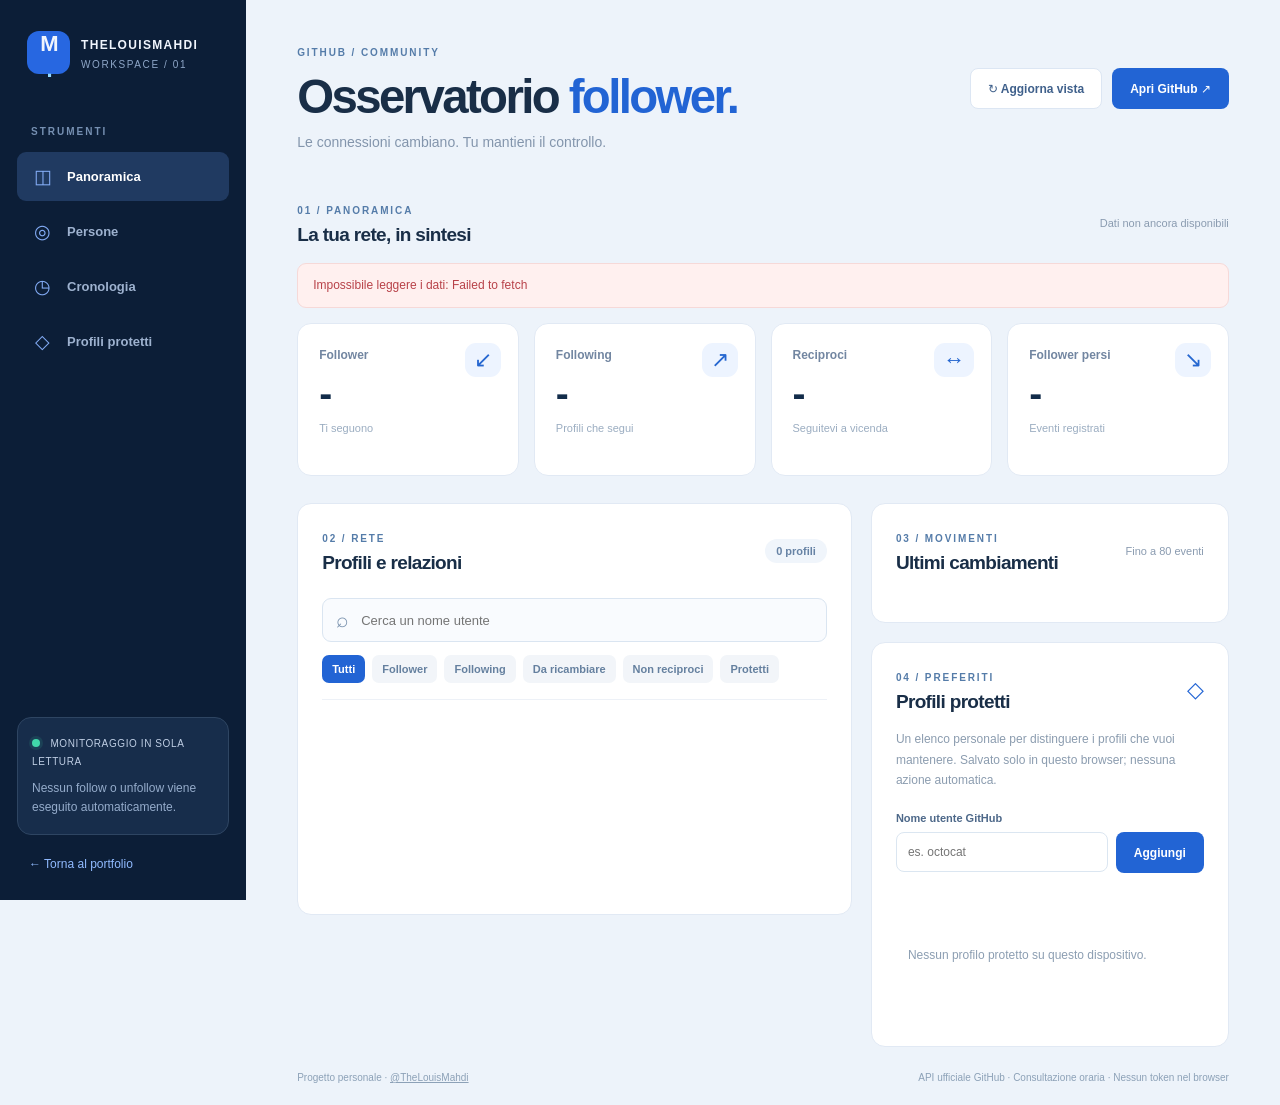
<file: follower-monitor/index.html>
<!doctype html>
<html lang="it">
<head>
  <meta charset="utf-8">
  <meta name="viewport" content="width=device-width,initial-scale=1">
  <meta name="theme-color" content="#edf3fa">
  <meta name="description" content="Pannello personale di monitoraggio follower GitHub di TheLouisMahdi, senza azioni automatiche.">
  <title>Osservatorio GitHub | TheLouisMahdi</title>
  <link rel="stylesheet" href="style.css">
  <script src="app.js" defer></script>
</head>
<body>
<div class="layout">
  <aside class="sidebar">
    <a class="brand" href="../"><span class="brand-mark">M<span>.</span></span><span><strong>THELOUISMAHDI</strong><small>WORKSPACE / 01</small></span></a>
    <div class="side-caption">STRUMENTI</div>
    <nav class="side-nav" aria-label="Navigazione">
      <a class="active" href="#panoramica"><span class="nav-icon">◫</span> Panoramica</a>
      <a href="#persone"><span class="nav-icon">◎</span> Persone</a>
      <a href="#cronologia"><span class="nav-icon">◷</span> Cronologia</a>
      <a href="#protetti"><span class="nav-icon">◇</span> Profili protetti</a>
    </nav>
    <div class="side-note">
      <span class="status-dot"></span> MONITORAGGIO IN SOLA LETTURA
      <p>Nessun follow o unfollow viene eseguito automaticamente.</p>
    </div>
    <a class="side-bottom" href="../">← Torna al portfolio</a>
  </aside>

  <main class="main">
    <header class="topbar">
      <div><span class="eyebrow">GITHUB / COMMUNITY</span><h1>Osservatorio <em>follower.</em></h1><p>Le connessioni cambiano. Tu mantieni il controllo.</p></div>
      <div class="top-actions">
        <button type="button" id="refreshBtn" class="button ghost">↻ Aggiorna vista</button>
        <a class="button primary" href="https://github.com/TheLouisMahdi" target="_blank" rel="noopener noreferrer">Apri GitHub ↗</a>
      </div>
    </header>

    <section id="panoramica" class="overview" aria-labelledby="overviewTitle">
      <div class="section-heading"><div><span class="eyebrow">01 / PANORAMICA</span><h2 id="overviewTitle">La tua rete, in sintesi</h2></div><span id="updatedAt" class="timestamp">Dati non ancora disponibili</span></div>
      <div id="notice" class="notice" role="status" aria-live="polite">Caricamento dei dati pubblici...</div>
      <div class="metrics">
        <div class="metric"><span>Follower</span><strong id="countFollowers">-</strong><small>Ti seguono</small><i class="metric-icon">↙</i></div>
        <div class="metric"><span>Following</span><strong id="countFollowing">-</strong><small>Profili che segui</small><i class="metric-icon">↗</i></div>
        <div class="metric"><span>Reciproci</span><strong id="countMutual">-</strong><small>Seguitevi a vicenda</small><i class="metric-icon">↔</i></div>
        <div class="metric"><span>Follower persi</span><strong id="countLost">-</strong><small>Eventi registrati</small><i class="metric-icon">↘</i></div>
      </div>
    </section>

    <div class="columns">
      <section id="persone" class="panel directory" aria-labelledby="peopleTitle">
        <div class="panel-header">
          <div><span class="eyebrow">02 / RETE</span><h2 id="peopleTitle">Profili e relazioni</h2></div>
          <span id="resultCount" class="counter">0 profili</span>
        </div>
        <div class="toolbar">
          <label class="search"><span aria-hidden="true">⌕</span><input type="search" id="search" placeholder="Cerca un nome utente" aria-label="Cerca profili"></label>
          <div class="filters" role="group" aria-label="Filtra i profili">
            <button class="selected" data-filter="tutti" type="button">Tutti</button>
            <button data-filter="follower" type="button">Follower</button>
            <button data-filter="seguiti" type="button">Following</button>
            <button data-filter="da-ricambiare" type="button">Da ricambiare</button>
            <button data-filter="non-ricambiati" type="button">Non reciproci</button>
            <button data-filter="protetti" type="button">Protetti</button>
          </div>
        </div>
        <div id="peopleList" class="people-list" aria-live="polite"></div>
      </section>

      <div class="stack">
        <section id="cronologia" class="panel activity" aria-labelledby="historyTitle">
          <div class="panel-header"><div><span class="eyebrow">03 / MOVIMENTI</span><h2 id="historyTitle">Ultimi cambiamenti</h2></div><span class="subtle">Fino a 80 eventi</span></div>
          <div id="eventList" class="event-list"></div>
        </section>
        <section id="protetti" class="panel protected" aria-labelledby="protectedTitle">
          <div class="panel-header"><div><span class="eyebrow">04 / PREFERITI</span><h2 id="protectedTitle">Profili protetti</h2></div><span class="shield">◇</span></div>
          <p class="helper">Un elenco personale per distinguere i profili che vuoi mantenere. Salvato solo in questo browser; nessuna azione automatica.</p>
          <form id="protectedForm" class="protected-form"><label for="protectedInput">Nome utente GitHub</label><div class="form-line"><input id="protectedInput" autocomplete="off" spellcheck="false" placeholder="es. octocat" maxlength="39" required><button class="button primary" type="submit">Aggiungi</button></div></form>
          <div id="protectedList" class="protected-list"></div>
        </section>
      </div>
    </div>
    <footer class="footer"><span>Progetto personale · <a href="https://github.com/TheLouisMahdi" target="_blank" rel="noopener noreferrer">@TheLouisMahdi</a></span><span>API ufficiale GitHub · Consultazione oraria · Nessun token nel browser</span></footer>
  </main>
</div>
</body>
</html>
</file>
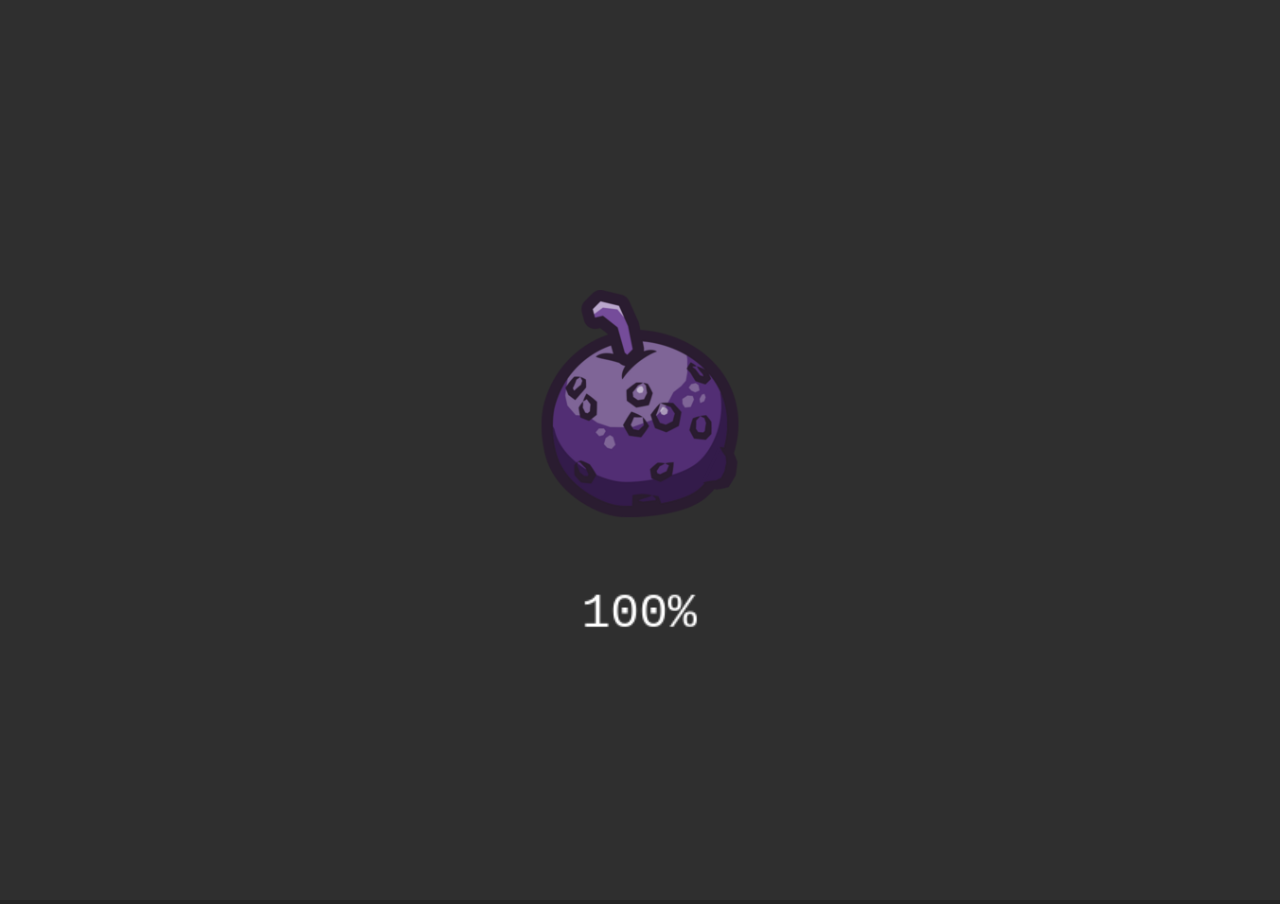
<file: games/comfy-cakes/index.html>
<!DOCTYPE html>
<html>
<head>
    <meta charset="utf-8">
    <title>Comfy Cakes</title>
    <meta name="viewport" content="width=device-width, initial-scale=1">
    <style>
        html, body, canvas {
            cursor: url("assets/aero_arrow.png") 0 0, default !important;
        }
        body {
            padding: 0;
            margin: 0;
            background: #242424;
            overflow: hidden;
        }
    </style>
    <script>
        (() => {
            const NativeAudio = window.Audio
            const audioInstances = new Set()
            window.Audio = function (...args) {
                const audio = new NativeAudio(...args)
                audioInstances.add(audio)
                return audio
            }
            window.Audio.prototype = NativeAudio.prototype

            window.addEventListener("keydown", event => {
                if (!["F2", "F4", "F5"].includes(event.key)) return
                event.preventDefault()
                window.parent.postMessage({Type: "shortcut", Key: event.key}, "*")
            })

            window.addEventListener("message", event => {
                const message = event.data
                if (event.source !== window.parent || !message || typeof message !== "object" || message.Type !== "visibility") return
                const paused = message.State === "paused"
                if (paused) for (const audio of audioInstances) audio.pause()
                window.dispatchEvent(new Event(paused ? "blur" : "focus"))
            })
        })()
    </script>
    <script defer src="phaser-d927f4f9eb634fa5a31b.bundle.js"></script>
    <script defer src="main-752b11a3ff13ff1fef1d.bundle.js"></script>
</head>
<body></body>
</html>
</file>
<file: follower-monitor/style.css>
:root{font-family:Inter,"Segoe UI",Arial,sans-serif;color:#192e47;background:#edf3fa;font-synthesis:none}*{box-sizing:border-box}html{scroll-behavior:smooth}body{margin:0}a{color:inherit;text-decoration:none}button,input{font:inherit}button{cursor:pointer}.layout{min-height:100vh;display:grid;grid-template-columns:246px minmax(0,1fr)}.sidebar{background:#0c1e37;color:#f0f5fd;padding:29px 17px;display:flex;flex-direction:column;gap:0;position:sticky;top:0;height:100vh}.brand{display:flex;align-items:center;gap:11px;padding:2px 10px 52px}.brand-mark{width:43px;height:43px;border-radius:12px;display:grid;place-items:center;background:#2767e1;font-size:22px;font-weight:850;letter-spacing:-2px}.brand-mark span{color:#91d7ff}.brand strong{font-size:12px;letter-spacing:.11em}.brand small{display:block;font-size:10px;color:#8fa7c8;margin-top:6px;letter-spacing:.16em}.side-caption{margin:0 14px 15px;color:#7690b2;font-size:10px;letter-spacing:.2em;font-weight:800}.side-nav{display:grid;gap:6px}.side-nav a{display:flex;align-items:center;gap:14px;color:#9eb2cf;padding:13px 15px;border-radius:9px;font-size:13px;font-weight:650;transition:background .15s,color .15s}.side-nav a:hover,.side-nav a:focus-visible,.side-nav a.active{background:#203a61;color:#fff}.nav-icon{font-size:19px;font-weight:400;width:21px;text-align:center;color:#84adf7}.side-note{margin-top:auto;border:1px solid #2e4562;background:#172d4b;border-radius:14px;padding:17px 14px;color:#bfcee4;font-size:10px;letter-spacing:.06em;line-height:1.8}.side-note p{font-size:12px;letter-spacing:0;line-height:1.6;margin:8px 0 0;color:#95accb}.status-dot{display:inline-block;width:8px;height:8px;border-radius:50%;background:#41d9aa;margin-right:7px;box-shadow:0 0 0 3px #41d9aa1d}.side-bottom{font-size:12px;color:#91bbff;padding:22px 12px 0}.main{padding:42px clamp(20px,4vw,64px) 22px;min-width:0;max-width:1720px;width:100%;margin:0 auto}.eyebrow{font-size:10px;color:#557ca9;letter-spacing:.19em;font-weight:850}.topbar{display:flex;justify-content:space-between;align-items:flex-start;gap:24px;margin-bottom:50px}.topbar h1{font-size:clamp(34px,3.7vw,53px);line-height:1.1;letter-spacing:-.055em;margin:11px 0}.topbar h1 em{font-style:normal;color:#2264d4}.topbar p{font-size:14px;color:#8395ac;margin:0}.top-actions{display:flex;align-items:center;gap:10px;flex-wrap:wrap;padding-top:26px}.button{min-height:41px;border-radius:8px;padding:0 17px;display:inline-flex;align-items:center;justify-content:center;border:1px solid transparent;gap:7px;font-size:12px;font-weight:750;transition:background .15s,transform .15s}.button:hover{transform:translateY(-1px)}.button:focus-visible,a:focus-visible,input:focus-visible{outline:3px solid #71a8ff;outline-offset:3px}.button.primary{background:#2264d4;color:white}.button.primary:hover{background:#1751b6}.button.ghost{background:white;color:#3f608b;border-color:#dce6f3}.section-heading,.panel-header{display:flex;align-items:center;justify-content:space-between;gap:14px}.section-heading{margin-bottom:17px}.section-heading h2,.panel-header h2{font-size:19px;letter-spacing:-.035em;margin:6px 0 0}.timestamp,.subtle{color:#8a9bb0;font-size:11px;white-space:nowrap}.notice{font-size:12px;line-height:1.6;padding:12px 15px;border-radius:9px;margin-bottom:15px;color:#335d8f;background:#e1eeff;border:1px solid #d0e1f6}.notice.error{background:#fff0ef;color:#b84249;border-color:#f6d9d8}.notice.success{background:#e8f7f0;color:#267957;border-color:#ceecdb}.metrics{display:grid;grid-template-columns:repeat(4,minmax(0,1fr));gap:15px;margin-bottom:27px}.metric{position:relative;background:#fff;min-height:153px;border:1px solid #e1e9f4;border-radius:14px;padding:24px 21px;overflow:hidden}.metric span{display:block;font-size:12px;color:#7286a1;font-weight:650}.metric strong{display:block;font-size:39px;color:#122c4a;letter-spacing:-.055em;margin:12px 0 5px;line-height:1}.metric small{color:#9badc1;font-size:11px}.metric-icon{position:absolute;right:17px;top:19px;font-style:normal;font-size:22px;color:#2667d0;background:#edf4ff;border-radius:11px;padding:4px 9px}.columns{display:grid;grid-template-columns:minmax(0,1.55fr) minmax(300px,1fr);gap:19px;align-items:start}.stack{display:grid;gap:19px}.panel{border:1px solid #e1e9f4;background:#fff;border-radius:14px;padding:24px;min-width:0}.panel-header{margin-bottom:24px}.counter{border-radius:999px;background:#f0f5fb;color:#6783a5;padding:6px 11px;font-size:11px;font-weight:700}.toolbar{border-bottom:1px solid #edf1f7;padding-bottom:16px}.search{display:flex;align-items:center;gap:10px;border:1px solid #dae5f1;border-radius:9px;padding:0 13px;height:44px;color:#7991ad;background:#f9fbfe}.search>span{font-size:21px}.search input{width:100%;border:0;background:transparent;outline:0;color:#203856;font-size:13px}.filters{display:flex;flex-wrap:wrap;gap:7px;margin-top:13px}.filters button{border:0;padding:8px 10px;border-radius:7px;background:#f2f5f9;color:#65809f;font-size:11px;font-weight:750}.filters button:hover,.filters button.selected{background:#2264d4;color:#fff}.people-list{min-height:190px}.person{display:flex;align-items:center;gap:12px;border-bottom:1px solid #f0f3f8;padding:14px 0}.person:last-child,.event:last-child{border-bottom:0}.avatar{width:42px;height:42px;border-radius:11px;object-fit:cover;background:#eef4fa;border:1px solid #e5ecf3;flex:none}.person-info{min-width:0;flex:1}.person-name{font-size:12px;color:#223c59;font-weight:750;overflow-wrap:anywhere}.person-meta{font-size:10px;color:#91a1b4;margin-top:5px}.person-actions{display:flex;align-items:center;gap:7px}.mini-button{min-height:30px;border-radius:7px;border:1px solid #dbe6f2;color:#4f719c;background:#fff;padding:5px 9px;font-size:11px;font-weight:700}.mini-button:hover{background:#eef4ff}.mini-button.protected{background:#e7f7f3;color:#1b8b75;border-color:#ccece4}.empty{padding:44px 12px;color:#8c9eb2;font-size:12px;text-align:center;line-height:1.7}.event{display:flex;align-items:center;gap:12px;padding:13px 0;border-bottom:1px solid #edf1f7}.event-icon{width:33px;height:33px;border-radius:9px;display:grid;place-items:center;flex:none;font-size:18px;font-weight:800;background:#e6f8f0;color:#149a73}.event-icon.lost{background:#fff1ef;color:#d46b60}.event-body{flex:1;min-width:0}.event-body a{font-size:12px;font-weight:750;color:#30547e}.event-body a:hover{text-decoration:underline}.event-body small{display:block;font-size:11px;color:#8da0b4;margin-top:4px}.event-date{color:#96a8ba;font-size:10px;white-space:nowrap}.shield{color:#2264d4;font-size:22px}.helper{font-size:12px;line-height:1.7;color:#8b9caf;margin:-8px 0 22px}.protected-form label{display:block;color:#4d6889;font-size:11px;font-weight:800;margin-bottom:8px}.form-line{display:flex;gap:8px}.form-line input{min-width:0;width:100%;height:40px;border:1px solid #dbe6f1;border-radius:8px;padding:0 11px;color:#24405f;font-size:12px}.protected-list{display:flex;flex-wrap:wrap;gap:8px;margin-top:16px}.protected-tag{display:flex;align-items:center;gap:7px;background:#eaf7f4;color:#227d6a;padding:7px 10px;border-radius:7px;font-size:11px;font-weight:700}.protected-tag button{background:none;border:none;color:#227d6a;font-size:16px;line-height:1;padding:0 3px}.footer{padding:25px 0 0;display:flex;justify-content:space-between;gap:14px;flex-wrap:wrap;color:#8ca1b7;font-size:10px}.footer a{text-decoration:underline}@media(max-width:1150px){.layout{grid-template-columns:200px minmax(0,1fr)}.columns{grid-template-columns:1fr}.stack{grid-template-columns:repeat(2,minmax(0,1fr))}}@media(max-width:820px){.layout{display:block}.sidebar{height:auto;position:static;padding:12px 18px;flex-direction:row;align-items:center;justify-content:space-between}.brand{padding:0}.side-caption,.side-nav,.side-note{display:none}.side-bottom{padding:0}.main{padding:28px 18px}.topbar{margin-bottom:30px}.metrics{grid-template-columns:repeat(2,minmax(0,1fr))}.stack{grid-template-columns:1fr}}@media(max-width:540px){.topbar{display:block}.top-actions{padding-top:20px}.section-heading{align-items:flex-start;flex-direction:column}.metrics{gap:10px}.metric{padding:18px;min-height:132px}.metric strong{font-size:31px}.panel{padding:18px}.person{flex-wrap:wrap}.person-actions{width:100%;justify-content:flex-end;padding-left:54px}.footer{padding-top:18px}.brand strong{font-size:10px}.sidebar{padding:13px}.side-bottom{font-size:11px}}@media(prefers-reduced-motion:reduce){html{scroll-behavior:auto}.button{transition:none}}
</file>
